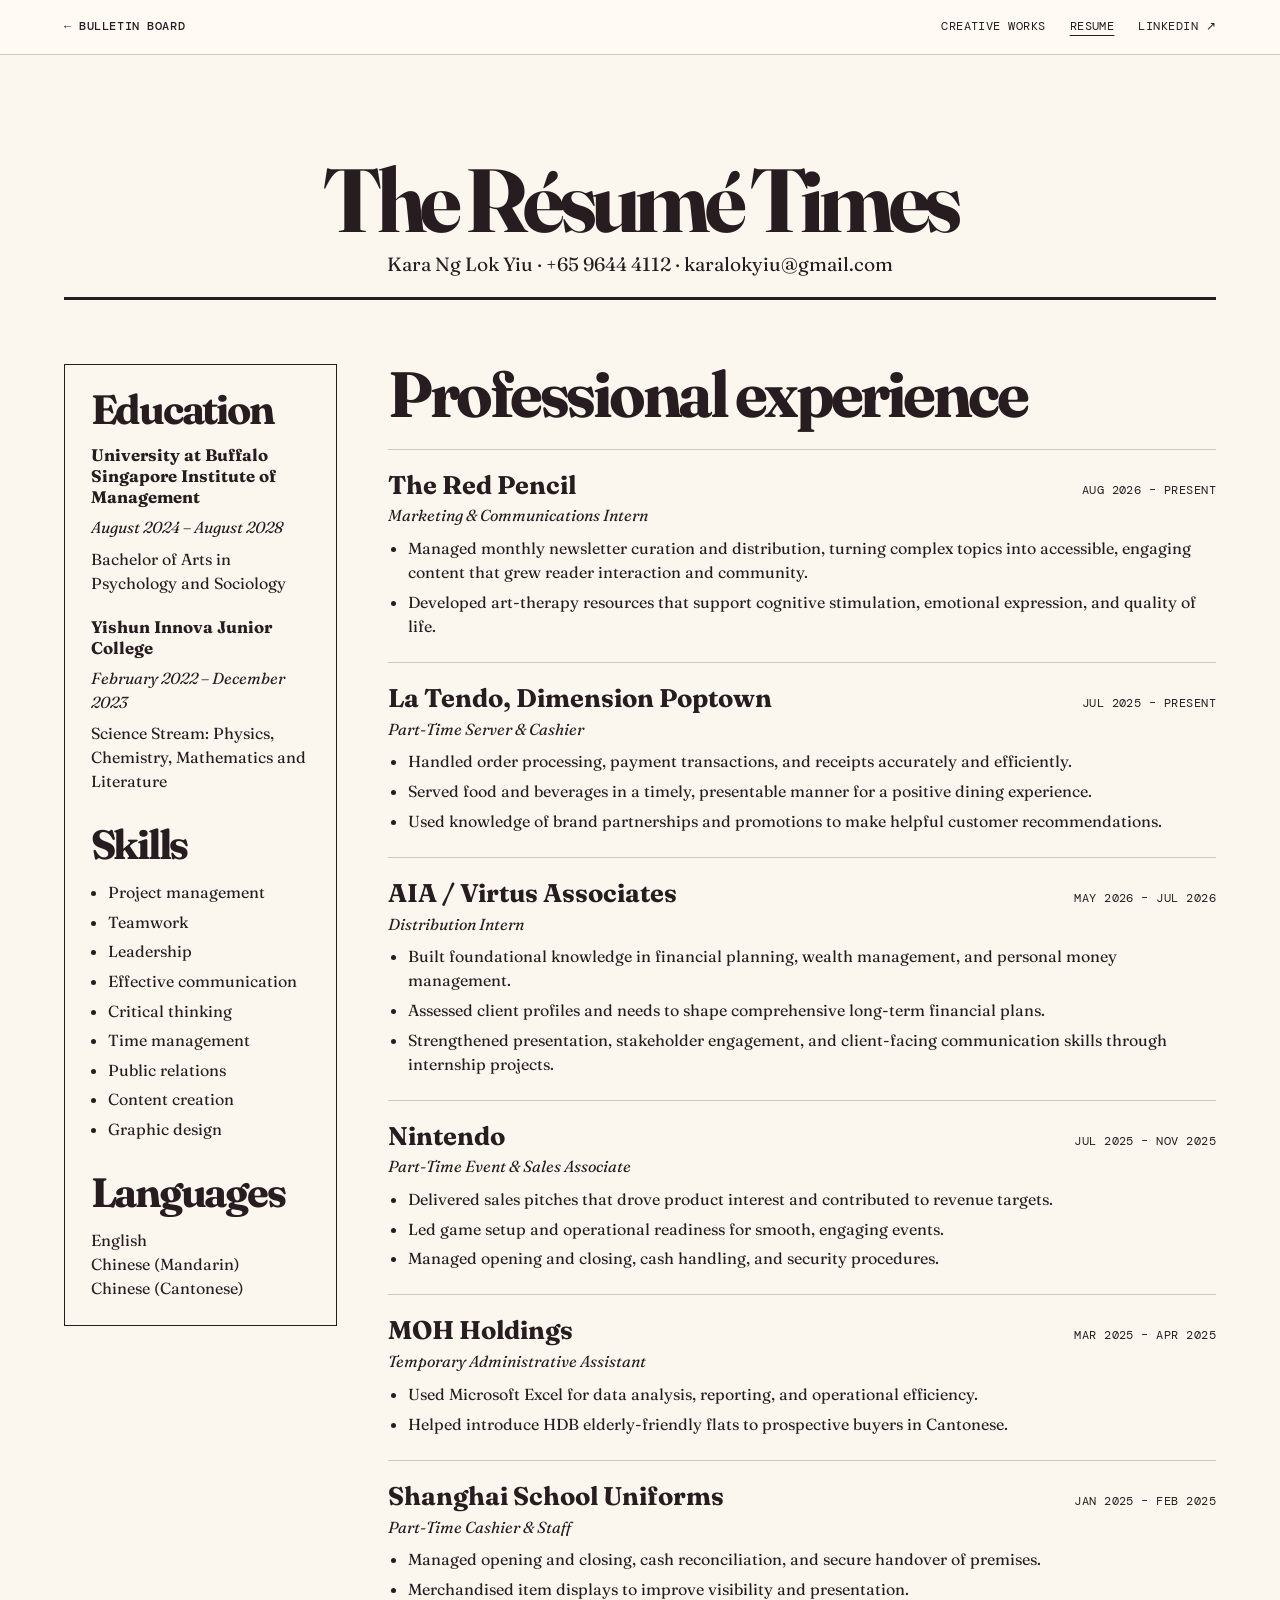
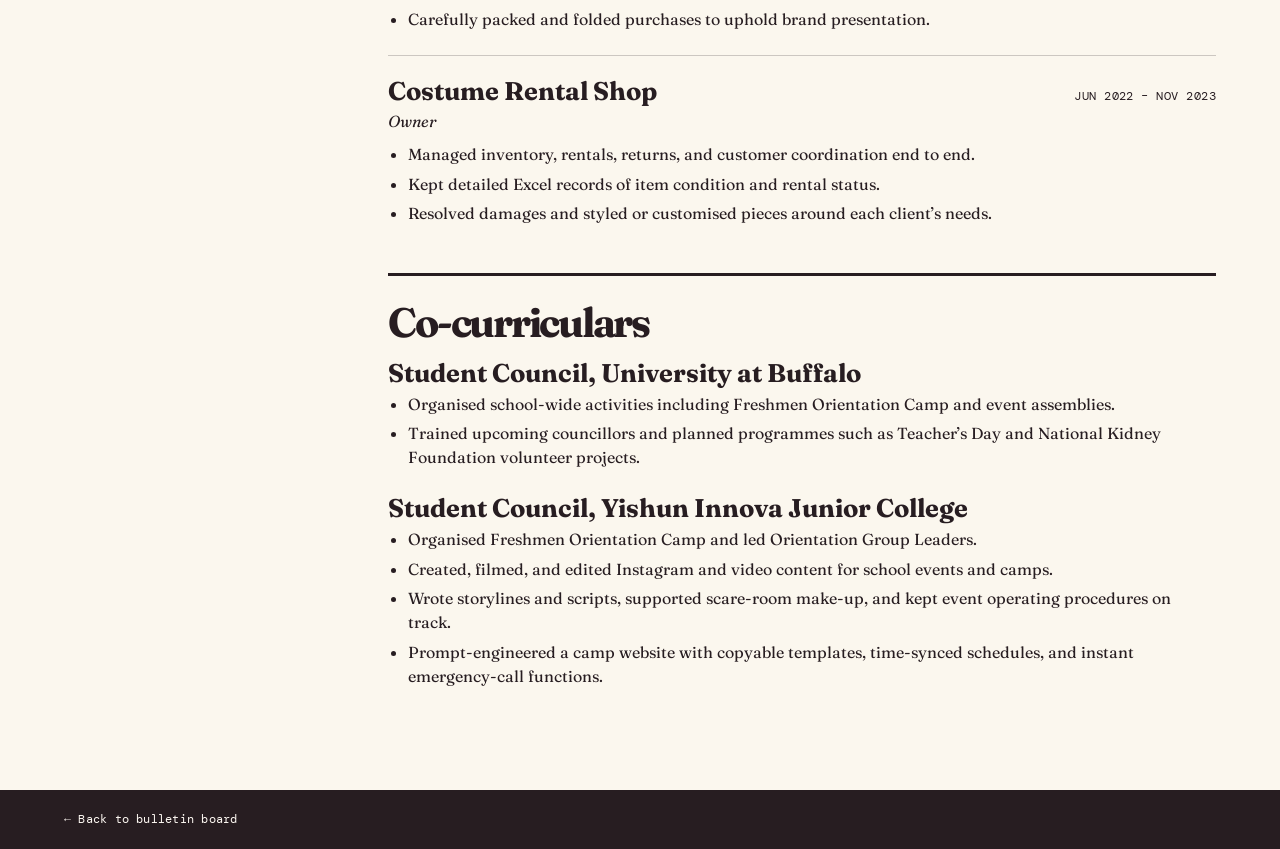
<file: resume.html>
<!doctype html>
<html lang="en">
  <head>
    <meta charset="utf-8">
    <meta name="viewport" content="width=device-width, initial-scale=1">
    <meta name="theme-color" content="#fbf7ee">
    <meta name="description" content="Kara Ng Lok Yiu — résumé.">
    <link rel="preconnect" href="https://fonts.googleapis.com">
    <link rel="preconnect" href="https://fonts.gstatic.com" crossorigin>
    <link href="https://fonts.googleapis.com/css2?family=DM+Mono:wght@400;500&family=Fraunces:opsz,wght@9..144,500;9..144,700&family=Nanum+Pen+Script&display=swap" rel="stylesheet">
    <title>Résumé — Kara Ng Lok Yiu</title>
    <link rel="stylesheet" href="./style.css?v=board-pages-1">
  </head>
  <body class="resume-page">
    <a class="skip-link" href="#main">Skip to content</a>

    <header class="page-header page-header-paper">
      <a class="page-home" href="./index.html">← bulletin board</a>
      <nav aria-label="Portfolio navigation">
        <a href="./works.html">creative works</a>
        <a aria-current="page" href="./resume.html">resume</a>
        <a href="https://www.linkedin.com/in/kara-ng-40395536a/" target="_blank" rel="noreferrer">linkedin ↗</a>
      </nav>
    </header>

    <main id="main">
      <section class="resume-section resume-page-section" aria-labelledby="resume-title">
        <div class="newspaper-heading">
          <h1 id="resume-title">The Résumé Times</h1>
          <p class="resume-contact">
            <a href="tel:+6596444112">Kara Ng Lok Yiu · +65 9644 4112</a>
            <span aria-hidden="true"> · </span>
            <a href="mailto:karalokyiu@gmail.com">karalokyiu@gmail.com</a>
          </p>
        </div>

        <div class="resume-layout">
          <aside class="resume-aside">
            <section aria-labelledby="education-title">
              <h2 id="education-title">Education</h2>
              <div class="education-item">
                <strong>University at Buffalo<br>Singapore Institute of Management</strong>
                <em>August 2024 – August 2028</em>
                <p>Bachelor of Arts in Psychology and Sociology</p>
              </div>
              <div class="education-item">
                <strong>Yishun Innova Junior College</strong>
                <em>February 2022 – December 2023</em>
                <p>Science Stream: Physics, Chemistry, Mathematics and Literature</p>
              </div>
            </section>

            <section aria-labelledby="skills-title">
              <h2 id="skills-title">Skills</h2>
              <ul class="skills-list">
                <li>Project management</li>
                <li>Teamwork</li>
                <li>Leadership</li>
                <li>Effective communication</li>
                <li>Critical thinking</li>
                <li>Time management</li>
                <li>Public relations</li>
                <li>Content creation</li>
                <li>Graphic design</li>
              </ul>
            </section>

            <section aria-labelledby="languages-title">
              <h2 id="languages-title">Languages</h2>
              <p>English<br>Chinese (Mandarin)<br>Chinese (Cantonese)</p>
            </section>
          </aside>

          <div class="experience-column">
            <h2>Professional experience</h2>

            <article class="experience-item">
              <div class="experience-meta">
                <h3>The Red Pencil</h3>
                <time>Aug 2026 – Present</time>
              </div>
              <p class="role">Marketing &amp; Communications Intern</p>
              <ul>
                <li>Managed monthly newsletter curation and distribution, turning complex topics into accessible, engaging content that grew reader interaction and community.</li>
                <li>Developed art-therapy resources that support cognitive stimulation, emotional expression, and quality of life.</li>
              </ul>
            </article>

            <article class="experience-item">
              <div class="experience-meta">
                <h3>La Tendo, Dimension Poptown</h3>
                <time>Jul 2025 – Present</time>
              </div>
              <p class="role">Part-Time Server &amp; Cashier</p>
              <ul>
                <li>Handled order processing, payment transactions, and receipts accurately and efficiently.</li>
                <li>Served food and beverages in a timely, presentable manner for a positive dining experience.</li>
                <li>Used knowledge of brand partnerships and promotions to make helpful customer recommendations.</li>
              </ul>
            </article>

            <article class="experience-item">
              <div class="experience-meta">
                <h3>AIA / Virtus Associates</h3>
                <time>May 2026 – Jul 2026</time>
              </div>
              <p class="role">Distribution Intern</p>
              <ul>
                <li>Built foundational knowledge in financial planning, wealth management, and personal money management.</li>
                <li>Assessed client profiles and needs to shape comprehensive long-term financial plans.</li>
                <li>Strengthened presentation, stakeholder engagement, and client-facing communication skills through internship projects.</li>
              </ul>
            </article>

            <article class="experience-item">
              <div class="experience-meta">
                <h3>Nintendo</h3>
                <time>Jul 2025 – Nov 2025</time>
              </div>
              <p class="role">Part-Time Event &amp; Sales Associate</p>
              <ul>
                <li>Delivered sales pitches that drove product interest and contributed to revenue targets.</li>
                <li>Led game setup and operational readiness for smooth, engaging events.</li>
                <li>Managed opening and closing, cash handling, and security procedures.</li>
              </ul>
            </article>

            <article class="experience-item">
              <div class="experience-meta">
                <h3>MOH Holdings</h3>
                <time>Mar 2025 – Apr 2025</time>
              </div>
              <p class="role">Temporary Administrative Assistant</p>
              <ul>
                <li>Used Microsoft Excel for data analysis, reporting, and operational efficiency.</li>
                <li>Helped introduce HDB elderly-friendly flats to prospective buyers in Cantonese.</li>
              </ul>
            </article>

            <article class="experience-item">
              <div class="experience-meta">
                <h3>Shanghai School Uniforms</h3>
                <time>Jan 2025 – Feb 2025</time>
              </div>
              <p class="role">Part-Time Cashier &amp; Staff</p>
              <ul>
                <li>Managed opening and closing, cash reconciliation, and secure handover of premises.</li>
                <li>Merchandised item displays to improve visibility and presentation.</li>
                <li>Carefully packed and folded purchases to uphold brand presentation.</li>
              </ul>
            </article>

            <article class="experience-item">
              <div class="experience-meta">
                <h3>Costume Rental Shop</h3>
                <time>Jun 2022 – Nov 2023</time>
              </div>
              <p class="role">Owner</p>
              <ul>
                <li>Managed inventory, rentals, returns, and customer coordination end to end.</li>
                <li>Kept detailed Excel records of item condition and rental status.</li>
                <li>Resolved damages and styled or customised pieces around each client’s needs.</li>
              </ul>
            </article>

            <section class="cocurriculars" aria-labelledby="cocurriculars-title">
              <h2 id="cocurriculars-title">Co-curriculars</h2>
              <article>
                <h3>Student Council, University at Buffalo</h3>
                <ul>
                  <li>Organised school-wide activities including Freshmen Orientation Camp and event assemblies.</li>
                  <li>Trained upcoming councillors and planned programmes such as Teacher’s Day and National Kidney Foundation volunteer projects.</li>
                </ul>
              </article>
              <article>
                <h3>Student Council, Yishun Innova Junior College</h3>
                <ul>
                  <li>Organised Freshmen Orientation Camp and led Orientation Group Leaders.</li>
                  <li>Created, filmed, and edited Instagram and video content for school events and camps.</li>
                  <li>Wrote storylines and scripts, supported scare-room make-up, and kept event operating procedures on track.</li>
                  <li>Prompt-engineered a camp website with copyable templates, time-synced schedules, and instant emergency-call functions.</li>
                </ul>
              </article>
            </section>
          </div>
        </div>
      </section>
    </main>

    <footer>
      <a href="./index.html">← Back to bulletin board</a>
    </footer>
  </body>
</html>
</file>
<file: style.css>
:root {
  --ink: #271d21;
  --paper: #fffaf4;
  --pink: #f3afbe;
  --pale-pink: #ffdce5;
  --rose: #b85172;
  --cream: #f8e8d0;
  --line: rgba(39, 29, 33, 0.22);
  --serif: "Fraunces", Georgia, serif;
  --hand: "Nanum Pen Script", cursive;
  --mono: "DM Mono", monospace;
}

* {
  box-sizing: border-box;
}

html {
  scroll-behavior: smooth;
  background: var(--paper);
}

body {
  margin: 0;
  min-width: 20rem;
  color: var(--ink);
  background: var(--paper);
  font-family: var(--serif);
  font-size: 1rem;
  line-height: 1.5;
}

img,
video {
  display: block;
  max-width: 100%;
}

button,
a {
  -webkit-tap-highlight-color: transparent;
}

a {
  color: inherit;
}

button {
  font: inherit;
}

.skip-link {
  position: fixed;
  z-index: 100;
  top: -4rem;
  left: 1rem;
  border-radius: 0.5rem;
  padding: 0.65rem 0.85rem;
  color: var(--paper);
  background: var(--ink);
  text-decoration: none;
}

.skip-link:focus {
  top: 0.75rem;
}

.site-header {
  position: absolute;
  z-index: 20;
  top: 29%;
  left: clamp(1.5rem, 6vw, 6.5rem);
  display: flex;
  align-items: center;
  min-height: 0;
  padding: 0;
  border-bottom: 1px solid transparent;
  color: var(--ink);
  transition: background-color 180ms ease, border-color 180ms ease, box-shadow 180ms ease;
}

.site-header.is-solid {
  position: fixed;
  top: 0;
  right: 0;
  left: 0;
  min-height: 4.2rem;
  padding: 0.7rem clamp(1rem, 4vw, 4rem);
  border-color: var(--line);
  background: color-mix(in srgb, var(--paper) 92%, transparent);
  box-shadow: 0 0.45rem 1.35rem rgba(39, 29, 33, 0.08);
  backdrop-filter: blur(12px);
}

.monogram {
  display: grid;
  flex: 0 0 auto;
  width: 2.7rem;
  height: 2.7rem;
  place-items: center;
  border: 1px solid currentColor;
  border-radius: 50%;
  font-family: var(--hand);
  font-size: 2rem;
  line-height: 1;
  text-decoration: none;
}

nav {
  display: flex;
  flex-direction: column;
  align-items: flex-start;
  gap: clamp(2.4rem, 5vw, 4rem);
  font-family: var(--hand);
  font-size: clamp(1.8rem, 3.2vw, 3rem);
  line-height: 0.8;
  letter-spacing: -0.02em;
}

nav a {
  padding: 0.35rem 0;
  text-decoration: none;
  text-underline-offset: 0.25rem;
}

.site-header.is-solid nav {
  flex-direction: row;
  align-items: center;
  gap: clamp(0.7rem, 2vw, 1.5rem);
  font-family: var(--mono);
  font-size: 0.75rem;
  line-height: 1.2;
  text-transform: uppercase;
  letter-spacing: 0.04em;
}

nav a:hover,
nav a:focus-visible,
footer a:hover,
footer a:focus-visible,
.hero-contact a:hover,
.hero-contact a:focus-visible,
.resume-contact a:hover,
.resume-contact a:focus-visible {
  text-decoration: underline;
  text-decoration-thickness: 1px;
  text-underline-offset: 0.25rem;
}

.hero {
  position: relative;
  isolation: isolate;
  display: grid;
  grid-template-columns: minmax(0, 1.1fr) minmax(17rem, 0.55fr);
  grid-template-rows: 1fr auto;
  align-items: center;
  min-height: min(50rem, 100svh);
  padding: clamp(7.8rem, 12vw, 10rem) clamp(1.25rem, 8vw, 8rem) clamp(2.2rem, 5vw, 4rem);
  overflow: hidden;
  color: #38292d;
  background: #e9bb89 url("https://ycl-group.my.canva.site/woyaotao/_assets/media/8e7bdd6d515476fcb0290b6ece4054f6.png") center / cover;
}

.hero::after {
  position: absolute;
  z-index: -1;
  inset: 0;
  content: "";
  background: linear-gradient(110deg, rgba(255, 243, 222, 0.5), rgba(255, 220, 223, 0.13) 52%, rgba(91, 57, 31, 0.1));
}

.hero-noise {
  position: absolute;
  z-index: -1;
  inset: 0;
  opacity: 0.28;
  mix-blend-mode: soft-light;
  background-image: radial-gradient(rgba(255, 255, 255, 0.95) 0.65px, transparent 0.7px);
  background-size: 4px 4px;
  pointer-events: none;
}

.hero-copy {
  max-width: 46rem;
  justify-self: center;
  text-align: center;
}

.eyebrow {
  margin: 0 0 0.75rem;
  font-family: var(--mono);
  font-size: 0.75rem;
  font-weight: 500;
  text-transform: uppercase;
  letter-spacing: 0.11em;
}

h1,
h2,
h3,
h4,
p {
  margin-top: 0;
}

h1 {
  max-width: 10ch;
  margin-bottom: 1.2rem;
  font-family: var(--hand);
  font-size: clamp(3.75rem, 8.5vw, 7.8rem);
  font-weight: 400;
  line-height: 0.86;
  letter-spacing: -0.04em;
}

h1 em {
  color: #fff8f0;
  font-family: var(--serif);
  font-size: 0.81em;
  font-style: normal;
  letter-spacing: -0.065em;
}

h1 span {
  display: inline-block;
  transform: rotate(-2deg);
  color: #fffaf5;
}

.hero-intro {
  max-width: 31rem;
  margin-bottom: 1.7rem;
  font-size: clamp(1rem, 1.8vw, 1.25rem);
}

.hero-actions {
  display: flex;
  flex-wrap: wrap;
  gap: 0.75rem;
}

.button {
  display: inline-flex;
  align-items: center;
  justify-content: center;
  min-height: 2.9rem;
  border: 1px solid var(--ink);
  border-radius: 999px;
  padding: 0.65rem 1rem;
  font-family: var(--mono);
  font-size: 0.75rem;
  font-weight: 500;
  line-height: 1.1;
  text-align: center;
  text-decoration: none;
  transition: transform 180ms ease, box-shadow 180ms ease, background 180ms ease, color 180ms ease;
}

.button:hover,
.button:focus-visible {
  transform: translateY(-2px);
  box-shadow: 0 0.35rem 0 rgba(39, 29, 33, 0.4);
}

.button-dark {
  color: var(--paper);
  background: var(--ink);
}

.button-light {
  color: var(--ink);
  background: rgba(255, 250, 244, 0.68);
}

.polaroid {
  justify-self: end;
  width: min(100%, 25rem);
  margin-bottom: clamp(1.5rem, 6vw, 4rem);
  padding: clamp(0.75rem, 1.3vw, 1.1rem);
  border: 1px solid rgba(39, 29, 33, 0.66);
  background: #fffdf8;
  box-shadow: 0.75rem 0.75rem 0 rgba(39, 29, 33, 0.13);
  transform: rotate(1.5deg);
}

.polaroid-photo {
  aspect-ratio: 4 / 3;
  border: 1px solid rgba(39, 29, 33, 0.75);
  background: #d79d6d url("https://ycl-group.my.canva.site/woyaotao/_assets/media/8e7bdd6d515476fcb0290b6ece4054f6.png") center / cover;
}

.polaroid p {
  margin: 0.6rem 0 0.1rem;
  font-family: var(--hand);
  font-size: clamp(1.35rem, 2vw, 1.85rem);
  line-height: 0.9;
  text-align: center;
}

.hero-contact {
  grid-column: 1 / -1;
  justify-self: end;
  display: grid;
  gap: 0.2rem;
  width: min(100%, 21rem);
  padding-right: clamp(0rem, 2vw, 2rem);
  font-family: var(--hand);
  font-size: clamp(1.4rem, 2vw, 2rem);
  line-height: 1;
  text-align: right;
}

.hero-contact span {
  margin-bottom: 0.35rem;
  font-size: 0.8em;
  font-style: italic;
}

.hero-contact a {
  text-decoration: none;
}

.works-section {
  position: relative;
  padding: clamp(4rem, 8vw, 8rem) clamp(1rem, 8vw, 8rem);
  background:
    linear-gradient(90deg, rgba(245, 184, 199, 0.35) 50%, transparent 50%) 0 0 / 2.5rem 2.5rem,
    linear-gradient(rgba(245, 184, 199, 0.35) 50%, transparent 50%) 0 0 / 2.5rem 2.5rem,
    #fff8eb;
}

.back-link {
  display: inline-flex;
  align-items: center;
  justify-content: center;
  min-height: 2.6rem;
  margin-bottom: 1.5rem;
  border-bottom: 1px solid currentColor;
  font-family: var(--serif);
  font-size: clamp(1.25rem, 2.5vw, 2.25rem);
  line-height: 1;
  text-decoration: none;
}

.back-link:hover,
.back-link:focus-visible {
  transform: translateX(-0.2rem);
}

.back-link-pink {
  min-width: 8rem;
  border: 1px solid rgba(97, 31, 55, 0.46);
  border-radius: 999px;
  background: var(--pale-pink);
}

.section-intro {
  max-width: 40rem;
  margin-bottom: clamp(2rem, 5vw, 4rem);
}

.section-intro h2,
.newspaper-heading h2 {
  margin-bottom: 0.5rem;
  font-size: clamp(2.5rem, 5vw, 5rem);
  line-height: 0.95;
  letter-spacing: -0.06em;
}

.section-intro > p:last-child {
  max-width: 33rem;
  margin-bottom: 0;
  font-size: 1.05rem;
}

.works-board {
  position: relative;
  padding: clamp(4.75rem, 8vw, 7rem) clamp(1rem, 5vw, 4rem) clamp(2rem, 5vw, 4rem);
  overflow: hidden;
  border: 1px solid rgba(129, 84, 94, 0.3);
  background: linear-gradient(135deg, rgba(255, 255, 255, 0.8), rgba(255, 220, 234, 0.7));
  box-shadow: 0.7rem 0.7rem 0 rgba(184, 81, 114, 0.18);
}

.works-board::before {
  position: absolute;
  top: 0;
  right: 0;
  left: 0;
  height: 3rem;
  content: "";
  border-bottom: 0.2rem solid rgba(184, 81, 114, 0.35);
  background:
    radial-gradient(circle at 1rem 1.5rem, #f4bad0 0 0.7rem, #fff1f7 0.75rem 1rem, transparent 1.05rem) 0 0 / 2.35rem 3rem repeat-x;
}

.bead-title {
  position: absolute;
  top: 0.85rem;
  left: 50%;
  display: flex;
  gap: clamp(0.4rem, 1vw, 0.8rem);
  transform: translateX(-50%);
}

.bead-title span {
  display: grid;
  width: clamp(2rem, 3vw, 3rem);
  aspect-ratio: 1;
  place-items: center;
  border: 1px solid rgba(39, 29, 33, 0.25);
  border-radius: 50%;
  color: #2a2024;
  background: #fffdf9;
  box-shadow: inset 0 0 0 0.2rem rgba(211, 211, 211, 0.22), 0 0.15rem 0 rgba(39, 29, 33, 0.16);
  font-family: var(--mono);
  font-size: clamp(0.75rem, 1.3vw, 1rem);
  font-weight: 500;
}

.platform-label {
  display: inline-flex;
  align-items: center;
  gap: 0.5rem;
  margin-bottom: 1.3rem;
  font-family: var(--mono);
  font-size: 0.9rem;
  font-weight: 500;
  letter-spacing: 0.1em;
  text-transform: uppercase;
}

.tiktok-mark {
  display: grid;
  width: 1.85rem;
  aspect-ratio: 1;
  place-items: center;
  border-radius: 50%;
  color: #fff;
  background: #151315;
  font-size: 1.3rem;
}

.video-grid {
  display: grid;
  grid-template-columns: repeat(3, minmax(0, 1fr));
  gap: clamp(1rem, 4vw, 4rem);
  align-items: center;
  justify-items: center;
}

.video-card {
  position: relative;
  overflow: hidden;
  width: 100%;
  border: 0.65rem solid #171619;
  border-radius: clamp(1.3rem, 2vw, 2.1rem);
  background: #171619;
  box-shadow: 0.35rem 0.45rem 0 rgba(39, 29, 33, 0.18);
}

.portrait-card {
  max-width: 17.5rem;
  aspect-ratio: 9 / 16;
}

.video-card img {
  width: 100%;
  height: 100%;
  object-fit: cover;
}

.play-trigger,
.reel-preview {
  position: absolute;
  z-index: 1;
  inset: 0;
  display: grid;
  width: 100%;
  place-items: center;
  border: 0;
  color: #fff;
  background: linear-gradient(0deg, rgba(14, 11, 12, 0.23), rgba(14, 11, 12, 0.05));
  cursor: pointer;
}

.play-trigger span:first-child,
.reel-preview > span {
  display: grid;
  width: 3.35rem;
  aspect-ratio: 1;
  place-items: center;
  border: 1px solid rgba(255, 255, 255, 0.82);
  border-radius: 50%;
  padding-left: 0.18rem;
  background: rgba(39, 29, 33, 0.72);
  box-shadow: 0 0.25rem 1rem rgba(39, 29, 33, 0.34);
  transition: transform 180ms ease, background 180ms ease;
}

.play-trigger:hover span:first-child,
.play-trigger:focus-visible span:first-child,
.reel-preview:hover > span,
.reel-preview:focus-visible > span {
  transform: scale(1.08);
  background: var(--rose);
}

.reel-card {
  display: grid;
  grid-template-columns: minmax(0, 1fr) minmax(18rem, 0.8fr);
  gap: clamp(1.2rem, 4vw, 3rem);
  align-items: center;
  max-width: 75rem;
  margin: clamp(3.5rem, 8vw, 7rem) auto 0;
  padding: clamp(1.2rem, 4vw, 3rem);
  border: 0.35rem solid #0b1927;
  color: var(--ink);
  background:
    linear-gradient(rgba(40, 139, 232, 0.08), rgba(40, 139, 232, 0.08)),
    #1a91d5 url("https://ycl-group.my.canva.site/woyaotao/_assets/media/0f63fce607fe115db9d9fdbc3f912fac.png") center / cover;
  box-shadow: 0.7rem 0.7rem 0 rgba(39, 29, 33, 0.2);
}

.reel-copy {
  order: 2;
  align-self: stretch;
  display: flex;
  flex-direction: column;
  justify-content: center;
  padding: clamp(1.25rem, 3vw, 2.5rem);
  border: 0.2rem solid #484848;
  background: #f7f7f7;
  box-shadow: 0.4rem 0.45rem 0 rgba(35, 35, 35, 0.36);
}

.reel-copy h3 {
  margin-bottom: 0.7rem;
  font-family: var(--mono);
  font-size: clamp(1.5rem, 2.8vw, 2.8rem);
  line-height: 1;
}

.reel-copy p:nth-of-type(2) {
  max-width: 20rem;
  margin-bottom: 1.4rem;
  font-family: var(--mono);
  font-size: clamp(1rem, 1.8vw, 1.4rem);
  line-height: 1.55;
}

.reel-copy .button {
  align-self: flex-start;
}

.reel-preview {
  order: 1;
  position: relative;
  min-height: 15rem;
  overflow: hidden;
  border: 0.35rem solid #e7d8c2;
  background: #161616;
}

.reel-preview img {
  width: 100%;
  height: 100%;
  min-height: 15rem;
  object-fit: cover;
}

.resume-section {
  padding: clamp(4rem, 8vw, 7rem) clamp(1rem, 5vw, 5rem);
  background: #fbf7ee;
}

.newspaper-heading {
  max-width: 90rem;
  margin: 0 auto;
  padding-bottom: 1.1rem;
  border-bottom: 0.2rem solid var(--ink);
  text-align: center;
}

.newspaper-heading .eyebrow {
  margin-bottom: 0.45rem;
}

.newspaper-heading h2 {
  font-size: clamp(3rem, 7vw, 6.7rem);
}

.resume-contact {
  margin: 0;
  font-size: clamp(0.85rem, 1.8vw, 1.2rem);
}

.resume-contact a {
  text-decoration: none;
}

.resume-layout {
  display: grid;
  grid-template-columns: minmax(15rem, 0.33fr) minmax(0, 1fr);
  gap: clamp(1.5rem, 4vw, 4rem);
  max-width: 90rem;
  margin: clamp(2rem, 5vw, 4rem) auto 0;
}

.resume-aside {
  align-self: start;
  padding: clamp(1.2rem, 2vw, 2rem);
  border: 1px solid var(--ink);
}

.resume-aside section + section {
  margin-top: 2rem;
}

.resume-aside h3,
.experience-column > h3,
.cocurriculars > h3 {
  margin-bottom: 1rem;
  font-size: clamp(1.8rem, 3.2vw, 3rem);
  line-height: 0.95;
  letter-spacing: -0.055em;
}

.education-item + .education-item {
  margin-top: 1.4rem;
}

.education-item strong,
.education-item em {
  display: block;
}

.education-item strong {
  font-size: 1.05rem;
  line-height: 1.25;
}

.education-item em {
  margin: 0.45rem 0;
  font-style: italic;
}

.education-item p,
.resume-aside section > p {
  margin-bottom: 0;
}

.skills-list {
  display: grid;
  gap: 0.35rem;
  margin: 0;
  padding-left: 1.1rem;
}

.experience-column > h3 {
  margin-bottom: 1.5rem;
  font-size: clamp(2.3rem, 5vw, 4.5rem);
}

.experience-item {
  padding: 1.25rem 0 1.5rem;
  border-top: 1px solid var(--line);
}

.experience-meta {
  display: flex;
  align-items: baseline;
  justify-content: space-between;
  gap: 1rem;
}

.experience-meta h4,
.cocurriculars h4 {
  margin-bottom: 0.2rem;
  font-size: clamp(1.15rem, 2vw, 1.65rem);
  line-height: 1.2;
}

time {
  flex: 0 0 auto;
  font-family: var(--mono);
  font-size: 0.72rem;
  text-align: right;
  text-transform: uppercase;
  letter-spacing: 0.04em;
}

.role {
  margin-bottom: 0.55rem;
  font-style: italic;
}

.experience-item ul,
.cocurriculars ul {
  display: grid;
  gap: 0.35rem;
  margin: 0;
  padding-left: 1.25rem;
}

.cocurriculars {
  margin-top: 1.5rem;
  padding-top: 1.65rem;
  border-top: 0.2rem solid var(--ink);
}

.cocurriculars article + article {
  margin-top: 1.5rem;
}

footer {
  display: flex;
  align-items: center;
  justify-content: space-between;
  gap: 1rem;
  padding: 1.3rem clamp(1rem, 5vw, 5rem);
  color: var(--paper);
  background: var(--ink);
  font-family: var(--mono);
  font-size: 0.72rem;
  letter-spacing: 0.02em;
}

footer p {
  margin: 0;
}

footer a {
  color: inherit;
  text-decoration: none;
}

.video-dialog {
  width: min(94vw, 65rem);
  max-height: min(90vh, 54rem);
  padding: 0;
  border: 0;
  color: var(--paper);
  background: #151214;
  box-shadow: 0 1rem 4rem rgba(0, 0, 0, 0.5);
}

.video-dialog::backdrop {
  background: rgba(23, 16, 19, 0.82);
  backdrop-filter: blur(3px);
}

.dialog-head {
  display: flex;
  align-items: center;
  justify-content: space-between;
  gap: 1rem;
  padding: 0.75rem 0.85rem;
}

.dialog-head p {
  margin: 0;
  font-family: var(--mono);
  font-size: 0.75rem;
  text-transform: uppercase;
  letter-spacing: 0.08em;
}

.close-dialog {
  display: grid;
  width: 2.5rem;
  aspect-ratio: 1;
  place-items: center;
  border: 1px solid rgba(255, 255, 255, 0.55);
  border-radius: 50%;
  color: inherit;
  background: transparent;
  font-size: 1.7rem;
  line-height: 1;
  cursor: pointer;
}

.close-dialog:hover,
.close-dialog:focus-visible {
  color: var(--ink);
  background: var(--paper);
}

.video-dialog video {
  width: 100%;
  max-height: calc(90vh - 4rem);
  background: #090809;
}

.sr-only {
  position: absolute;
  width: 1px;
  height: 1px;
  padding: 0;
  overflow: hidden;
  clip: rect(0, 0, 0, 0);
  white-space: nowrap;
  border: 0;
}

:focus-visible {
  outline: 3px solid #8a173d;
  outline-offset: 3px;
}

@media (max-width: 52rem) {
  .site-header {
    top: 0;
    right: 0;
    left: 0;
    align-items: flex-start;
    padding: 0.55rem 1rem;
  }

  nav {
    max-width: calc(100% - 3.7rem);
    flex-direction: row;
    align-items: center;
    flex-wrap: wrap;
    justify-content: flex-end;
    gap: 0.1rem 0.9rem;
    margin-left: auto;
    padding-top: 0.1rem;
    font-family: var(--mono);
    font-size: 0.66rem;
    line-height: 1.2;
    text-transform: uppercase;
    letter-spacing: 0.04em;
  }

  .hero {
    grid-template-columns: 1fr;
    grid-template-rows: auto auto auto;
    min-height: 0;
  }

  .polaroid {
    justify-self: start;
    width: min(86%, 23rem);
    margin: 1.5rem 0 2.5rem;
  }

  .hero-contact {
    grid-column: 1;
    justify-self: start;
    padding-right: 0;
    text-align: left;
  }

  .video-grid {
    gap: 1rem;
  }

  .reel-card {
    grid-template-columns: 1fr;
  }

  .reel-preview,
  .reel-copy {
    order: initial;
  }

  .reel-preview {
    min-height: 13rem;
  }

  .resume-layout {
    grid-template-columns: 1fr;
  }

  .resume-aside {
    display: grid;
    grid-template-columns: repeat(3, minmax(0, 1fr));
    gap: 1.25rem;
  }

  .resume-aside section + section {
    margin-top: 0;
  }

  .resume-aside h3 {
    font-size: 1.55rem;
  }
}

@media (max-width: 37rem) {
  .site-header {
    min-height: 5.6rem;
    padding: 0.55rem 0.85rem;
  }

  nav {
    gap: 0.1rem 0.7rem;
    padding-top: 0.32rem;
    font-size: 0.59rem;
  }

  .hero {
    padding-top: 7.4rem;
  }

  h1 {
    font-size: clamp(3.6rem, 18vw, 5.3rem);
  }

  .hero-actions {
    display: grid;
    grid-template-columns: 1fr 1fr;
  }

  .button {
    min-height: 3rem;
    padding-inline: 0.75rem;
  }

  .works-section {
    padding-inline: 0.85rem;
  }

  .works-board {
    padding-inline: 0.75rem;
  }

  .video-grid {
    grid-template-columns: 1fr;
    gap: 1.25rem;
  }

  .portrait-card {
    max-width: min(100%, 19rem);
  }

  .reel-card {
    padding: 1rem;
    border-width: 0.25rem;
  }

  .reel-preview,
  .reel-preview img {
    min-height: 11rem;
  }

  .resume-section {
    padding-inline: 0.85rem;
  }

  .newspaper-heading {
    text-align: left;
  }

  .newspaper-heading h2 {
    font-size: clamp(2.8rem, 15vw, 4.3rem);
  }

  .resume-contact span {
    display: none;
  }

  .resume-contact a {
    display: block;
  }

  .resume-aside {
    grid-template-columns: 1fr;
  }

  .experience-meta {
    display: block;
  }

  time {
    display: block;
    margin-bottom: 0.45rem;
    text-align: left;
  }

  footer {
    align-items: flex-start;
    flex-direction: column;
  }
}

@media (prefers-reduced-motion: reduce) {
  *,
  *::before,
  *::after {
    scroll-behavior: auto !important;
    transition-duration: 0.01ms !important;
    animation-duration: 0.01ms !important;
    animation-iteration-count: 1 !important;
  }
}

/* Separate-page navigation */
.page-header {
  position: relative;
  z-index: 20;
  display: flex;
  align-items: center;
  justify-content: space-between;
  gap: 1.25rem;
  padding: 1rem clamp(1rem, 5vw, 5rem);
  border-bottom: 1px solid var(--line);
  color: var(--ink);
  background: var(--paper);
}

.page-home {
  flex: 0 0 auto;
  font-family: var(--mono);
  font-size: 0.72rem;
  font-weight: 500;
  letter-spacing: 0.05em;
  text-decoration: none;
  text-transform: uppercase;
}

.page-header nav {
  display: flex;
  flex-direction: row;
  align-items: center;
  justify-content: flex-end;
  gap: clamp(0.7rem, 2vw, 1.5rem);
  font-family: var(--mono);
  font-size: 0.72rem;
  line-height: 1.2;
  letter-spacing: 0.04em;
  text-transform: uppercase;
}

.page-header nav a {
  padding: 0.25rem 0;
}

.page-header nav a[aria-current="page"] {
  text-decoration: underline;
  text-decoration-thickness: 1px;
  text-underline-offset: 0.3rem;
}

.works-page-section,
.resume-page-section {
  min-height: calc(100svh - 7rem);
}

.reel-copy h2 {
  margin-bottom: 0.7rem;
  font-family: var(--mono);
  font-size: clamp(1.5rem, 2.8vw, 2.8rem);
  line-height: 1;
}

.newspaper-heading h1 {
  max-width: none;
  margin: 0 0 0.5rem;
  font-family: var(--serif);
  font-size: clamp(3rem, 7vw, 6.7rem);
  font-weight: 700;
  line-height: 0.95;
  letter-spacing: -0.06em;
}

.resume-aside h2,
.experience-column > h2,
.cocurriculars > h2 {
  margin-bottom: 1rem;
  font-size: clamp(1.8rem, 3.2vw, 3rem);
  line-height: 0.95;
  letter-spacing: -0.055em;
}

.experience-column > h2 {
  margin-bottom: 1.5rem;
  font-size: clamp(2.3rem, 5vw, 4.5rem);
}

.experience-meta h3,
.cocurriculars h3 {
  margin-bottom: 0.2rem;
  font-size: clamp(1.15rem, 2vw, 1.65rem);
  line-height: 1.2;
}

/* Original bulletin-board cover */
.cover-page {
  min-height: 100svh;
  background: #c99a78;
}

.bulletin-board {
  position: relative;
  isolation: isolate;
  min-height: max(46rem, 100svh);
  overflow: hidden;
  color: #2e2525;
  background: #bd8a63 url("https://ycl-group.my.canva.site/woyaotao/_assets/media/59f509830cf8a5849816c5a16a9a2d5e.png") center / cover;
}

.bulletin-board::after {
  position: absolute;
  z-index: -1;
  inset: 0;
  content: "";
  background: linear-gradient(110deg, rgba(255, 245, 232, 0.04), rgba(101, 56, 32, 0.08));
  pointer-events: none;
}

.board-lace,
.board-hearts,
.cover-flower {
  position: absolute;
  z-index: 1;
  pointer-events: none;
  user-select: none;
}

.board-lace {
  top: 0;
  bottom: 0;
  left: 0;
  width: min(25vw, 20rem);
  height: 100%;
  object-fit: cover;
  object-position: left top;
}

.board-hearts {
  top: 0;
  right: 0;
  width: min(37vw, 31rem);
}

.board-brand {
  position: absolute;
  z-index: 4;
  top: clamp(2.7rem, 7vw, 5.7rem);
  left: clamp(15rem, 26vw, 25rem);
  display: flex;
  gap: clamp(0.25rem, 0.7vw, 0.75rem);
  margin: 0;
  font-family: var(--serif);
  font-size: clamp(2.5rem, 5vw, 5.4rem);
  font-weight: 700;
  line-height: 0.8;
  letter-spacing: -0.08em;
}

.board-brand span {
  display: inline-grid;
  width: 0.95em;
  aspect-ratio: 0.84;
  place-items: center;
  border: 2px solid #e49db6;
  border-radius: 45% 55% 48% 52%;
  color: #bc6288;
  background: #ffdae3;
  box-shadow: inset 0 0 0 0.08em #fff4f7, 0.12em 0.16em 0 rgba(80, 51, 51, 0.2);
  transform: rotate(-4deg);
}

.board-brand span:nth-child(2) {
  transform: translateY(-0.08em) rotate(4deg);
}

.board-brand span:nth-child(3) {
  transform: translateY(0.02em) rotate(-2deg);
}

.board-brand span:nth-child(4) {
  transform: translateY(-0.06em) rotate(5deg);
}

.board-tabs {
  position: absolute;
  z-index: 4;
  top: 31%;
  left: clamp(1.7rem, 5vw, 5rem);
  display: grid;
  gap: clamp(1.2rem, 3vw, 2.75rem);
  width: min(24vw, 21rem);
  font-family: var(--hand);
  font-size: clamp(2rem, 3.4vw, 3.5rem);
  line-height: 0.85;
}

.board-tabs a {
  display: block;
  padding: 0.45em 1.15em 0.48em 0.65em;
  border: 1px solid rgba(89, 67, 63, 0.2);
  color: #2e2928;
  background:
    linear-gradient(90deg, rgba(148, 203, 190, 0.17) 1px, transparent 1px) 0 0 / 1.1em 1.1em,
    linear-gradient(rgba(148, 203, 190, 0.17) 1px, transparent 1px) 0 0 / 1.1em 1.1em,
    #fff7e6;
  box-shadow: 0.14em 0.15em 0 rgba(77, 57, 55, 0.12);
  clip-path: polygon(0 0, 89% 0, 100% 50%, 89% 100%, 0 100%, 2% 50%);
  text-decoration: none;
  transition: transform 180ms ease, box-shadow 180ms ease;
}

.board-tabs a:hover,
.board-tabs a:focus-visible {
  transform: translateX(0.16rem) rotate(-1deg);
  box-shadow: 0.22em 0.25em 0 rgba(77, 57, 55, 0.2);
}

.cover-note {
  position: absolute;
  z-index: 3;
  top: 29%;
  left: clamp(20rem, 29vw, 31rem);
  width: min(37vw, 31rem);
  aspect-ratio: 499 / 563;
  filter: drop-shadow(0.35rem 0.55rem 0.32rem rgba(53, 31, 33, 0.2));
}

.cover-note > img {
  width: 100%;
  height: 100%;
  object-fit: fill;
}

.cover-note h1 {
  position: absolute;
  top: 20%;
  right: 10%;
  bottom: 11%;
  left: 13%;
  display: grid;
  place-content: center;
  max-width: none;
  margin: 0;
  color: #fff9ef;
  font-family: var(--hand);
  font-size: clamp(2.55rem, 5vw, 5.8rem);
  font-weight: 400;
  line-height: 0.93;
  letter-spacing: -0.035em;
  text-align: center;
  text-shadow: 0 0.08em 0 rgba(89, 38, 52, 0.08);
}

.cover-note h1 em {
  color: inherit;
  font-family: inherit;
  font-size: inherit;
  font-style: normal;
  letter-spacing: inherit;
}

.cover-photo {
  position: absolute;
  z-index: 3;
  top: clamp(4.75rem, 8vw, 7.5rem);
  right: clamp(2.5rem, 6vw, 6.5rem);
  width: min(29vw, 24rem);
  margin: 0;
  padding: clamp(0.55rem, 1vw, 0.85rem) clamp(0.55rem, 1vw, 0.85rem) clamp(1.65rem, 3vw, 2.4rem);
  background: #fffdfa;
  box-shadow: 0.35rem 0.48rem 0.45rem rgba(65, 43, 37, 0.2);
}

.cover-photo img {
  width: 100%;
  aspect-ratio: 3 / 4;
  object-fit: cover;
  object-position: center;
}

.cover-flower {
  top: 42%;
  right: clamp(2.4rem, 5vw, 5.7rem);
  width: min(22vw, 18rem);
  transform: rotate(-7deg);
}

.cover-contact {
  position: absolute;
  z-index: 5;
  right: clamp(2.5rem, 7vw, 7.4rem);
  bottom: clamp(1.4rem, 7vw, 5.5rem);
  width: min(35vw, 30rem);
  margin: 0;
  filter: drop-shadow(0.35rem 0.45rem 0.28rem rgba(78, 44, 56, 0.19));
}

.cover-contact > img {
  width: 100%;
}

.cover-contact > div {
  position: absolute;
  top: 23%;
  right: 8%;
  bottom: 12%;
  left: 13%;
  display: grid;
  align-content: center;
  gap: 0.24em;
  font-family: var(--hand);
  font-size: clamp(1.35rem, 2.4vw, 2.65rem);
  line-height: 1;
  transform: rotate(-3deg);
}

.cover-contact span {
  margin-bottom: 0.24em;
  font-size: 1.1em;
  font-style: italic;
  text-align: center;
}

.cover-contact a {
  color: inherit;
  text-decoration: none;
  white-space: nowrap;
}

.cover-contact a:hover,
.cover-contact a:focus-visible {
  text-decoration: underline;
  text-underline-offset: 0.18em;
}

@media (max-width: 52rem) {
  .page-header {
    align-items: flex-start;
    flex-direction: column;
    gap: 0.65rem;
  }

  .page-header nav {
    width: 100%;
    justify-content: flex-start;
    flex-wrap: wrap;
  }

  .bulletin-board {
    display: grid;
    min-height: 100svh;
    padding: 1.4rem 1rem 2rem;
    gap: 1.1rem;
  }

  .board-lace {
    width: 54%;
    opacity: 0.35;
  }

  .board-hearts {
    width: 60%;
    opacity: 0.75;
  }

  .board-brand,
  .board-tabs,
  .cover-note,
  .cover-photo,
  .cover-contact {
    position: relative;
    top: auto;
    right: auto;
    bottom: auto;
    left: auto;
  }

  .board-brand {
    z-index: 4;
    justify-self: center;
    font-size: clamp(3.3rem, 15vw, 5.4rem);
  }

  .board-tabs {
    z-index: 5;
    justify-self: center;
    grid-template-columns: repeat(3, minmax(0, 1fr));
    gap: 0.45rem;
    width: min(100%, 34rem);
    font-size: clamp(1.28rem, 6vw, 2rem);
    text-align: center;
  }

  .board-tabs a {
    display: grid;
    min-height: 3.2rem;
    place-items: center;
    padding: 0.55em 0.8em 0.58em 0.55em;
  }

  .cover-photo {
    z-index: 4;
    justify-self: center;
    width: min(100%, 21rem);
    margin-top: 0.45rem;
    transform: rotate(1.5deg);
  }

  .cover-note {
    z-index: 4;
    justify-self: center;
    width: min(100%, 28rem);
    margin-top: 0.3rem;
  }

  .cover-note h1 {
    font-size: clamp(2.8rem, 13vw, 4.9rem);
  }

  .cover-contact {
    z-index: 5;
    justify-self: center;
    width: min(100%, 30rem);
    margin-top: -0.5rem;
  }

  .cover-contact > div {
    font-size: clamp(1.25rem, 5.8vw, 2.2rem);
  }

  .cover-flower {
    z-index: 3;
    top: auto;
    right: -2.2rem;
    bottom: 0.5rem;
    width: min(45vw, 15rem);
    opacity: 0.85;
  }
}

@media (max-width: 37rem) {
  .page-header {
    padding: 0.8rem 0.85rem;
  }

  .page-header nav {
    gap: 0.55rem 0.9rem;
    font-size: 0.62rem;
  }

  .board-tabs {
    grid-template-columns: 1fr;
    width: min(100%, 20rem);
  }

  .board-tabs a {
    min-height: 2.8rem;
    font-size: 1.55rem;
  }

  .cover-contact > div {
    font-size: clamp(1.05rem, 5.5vw, 1.7rem);
  }
}

/* Phone layout: a compact pinned-board composition, not a desktop stack. */
@media (max-width: 52rem) {
  .cover-page .bulletin-board {
    display: block;
    min-height: max(46rem, 100svh);
    padding: 0;
  }

  .cover-page .board-lace {
    width: 31%;
    opacity: 0.72;
  }

  .cover-page .board-hearts {
    width: 47%;
    opacity: 0.78;
  }

  .cover-page .board-brand {
    position: absolute;
    z-index: 6;
    top: clamp(1.25rem, 4svh, 2.2rem);
    left: clamp(1.2rem, 6vw, 2rem);
    font-size: clamp(2.9rem, 15vw, 4.4rem);
  }

  .cover-page .board-tabs {
    position: absolute;
    z-index: 6;
    top: clamp(8.5rem, 20svh, 10.5rem);
    left: clamp(0.85rem, 4.5vw, 1.45rem);
    display: grid;
    grid-template-columns: 1fr;
    gap: 0.6rem;
    width: min(45vw, 12.8rem);
    font-size: clamp(1.25rem, 5.6vw, 1.75rem);
    text-align: left;
  }

  .cover-page .board-tabs a {
    display: grid;
    min-height: 2.65rem;
    place-items: center start;
    padding: 0.55em 0.85em 0.58em 0.62em;
  }

  .cover-page .cover-photo {
    position: absolute;
    z-index: 4;
    top: clamp(5.2rem, 12svh, 7rem);
    right: clamp(0.85rem, 4.5vw, 1.5rem);
    width: min(43vw, 14rem);
    margin: 0;
    padding: 0.42rem 0.42rem 1.05rem;
    transform: rotate(1.5deg);
  }

  .cover-page .cover-note {
    position: absolute;
    z-index: 4;
    top: clamp(17.8rem, 39svh, 22rem);
    left: clamp(0.45rem, 2.4vw, 1rem);
    width: min(67vw, 22rem);
    margin: 0;
  }

  .cover-page .cover-note h1 {
    top: 21%;
    right: 9%;
    bottom: 11%;
    left: 11%;
    font-size: clamp(2.25rem, 11vw, 4.1rem);
    line-height: 0.92;
  }

  .cover-page .cover-contact {
    position: absolute;
    z-index: 6;
    right: clamp(0.55rem, 2.8vw, 1.1rem);
    bottom: clamp(1.1rem, 4svh, 2rem);
    width: min(58vw, 20rem);
    margin: 0;
  }

  .cover-page .cover-contact > div {
    top: 22%;
    right: 7%;
    bottom: 11%;
    left: 11%;
    gap: 0.18em;
    font-size: clamp(0.95rem, 4.65vw, 1.5rem);
    line-height: 0.98;
  }

  .cover-page .cover-contact span {
    margin-bottom: 0.12em;
    font-size: 1.02em;
  }

  .cover-page .cover-flower {
    z-index: 3;
    right: -1.3rem;
    bottom: 2.3rem;
    width: min(36vw, 12rem);
    opacity: 0.84;
  }
}

@media (max-width: 23rem) {
  .cover-page .board-brand {
    left: 0.9rem;
    font-size: 2.7rem;
  }

  .cover-page .board-tabs {
    width: 45vw;
    font-size: 1.16rem;
  }

  .cover-page .cover-note {
    width: 68vw;
  }

  .cover-page .cover-contact {
    width: 60vw;
  }
}

/* Small, tactile responses for the real collage pieces. */
.cover-page .board-tabs a,
.cover-page .board-brand span,
.cover-page .cover-note,
.cover-page .cover-photo,
.cover-page .cover-contact,
.works-page .portrait-card,
.works-page .reel-preview img {
  transition: transform 260ms cubic-bezier(.2,.8,.25,1.15),
              filter 260ms ease, box-shadow 260ms ease;
}

.cover-page .board-tabs a:nth-child(1) { transform: rotate(-2deg); }
.cover-page .board-tabs a:nth-child(2) { transform: rotate(1deg); }
.cover-page .board-tabs a:nth-child(3) { transform: rotate(-1deg); }

@media (hover: hover) and (pointer: fine) {
  .cover-page .board-tabs a:hover,
  .cover-page .board-tabs a:focus-visible {
    transform: translate(7px, -4px) rotate(2deg);
    filter: drop-shadow(2px 5px 3px rgba(58, 34, 27, .24));
  }

  .cover-page .board-brand:hover span:nth-child(odd) { transform: translateY(-5px) rotate(-8deg); }
  .cover-page .board-brand:hover span:nth-child(even) { transform: translateY(3px) rotate(8deg); }
  .cover-page .cover-note:hover { transform: translateY(-5px) rotate(-1deg); }
  .cover-page .cover-photo:hover { transform: translateY(-6px) rotate(3deg); }
  .cover-page .cover-contact:hover { transform: translateY(-5px) rotate(1deg); }
  .works-page .portrait-card:hover { transform: translateY(-6px) rotate(-1deg); }
  .works-page .reel-preview:hover img { transform: scale(1.025); }
}

.cover-page .board-tabs a:active {
  transform: translate(4px, 2px) rotate(2deg);
  filter: brightness(.96);
}

.cover-page .board-tabs a:focus-visible,
.cover-page .cover-contact a:focus-visible,
.works-page .play-trigger:focus-visible,
.works-page .reel-preview:focus-visible {
  outline: 3px solid #702f5a;
  outline-offset: 4px;
}

@media (prefers-reduced-motion: reduce) {
  .cover-page .board-tabs a,
  .cover-page .board-brand span,
  .cover-page .cover-note,
  .cover-page .cover-photo,
  .cover-page .cover-contact,
  .works-page .portrait-card,
  .works-page .reel-preview img {
    transition: none;
  }
}
</file>
